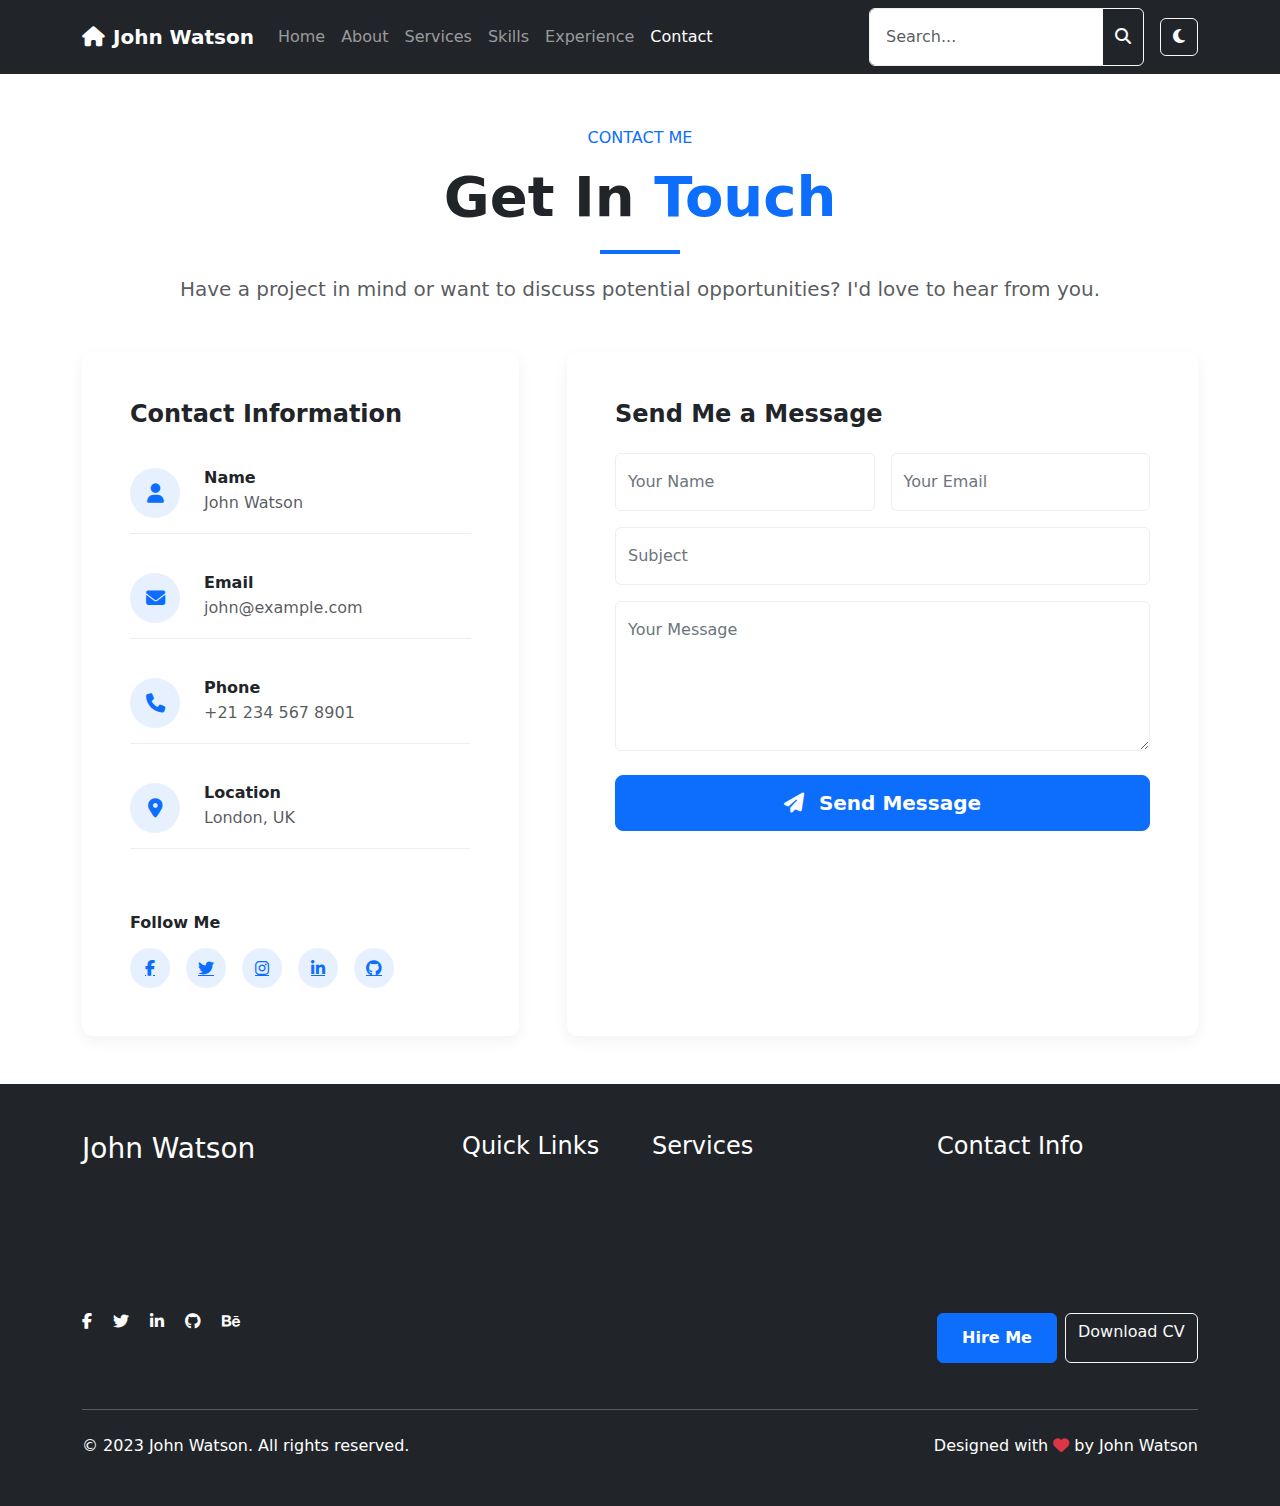
<file: contact.html>
<!DOCTYPE html>
<html lang="en">

<head>
    <meta charset="UTF-8">
    <meta name="viewport" content="width=device-width, initial-scale=1.0">
    <title>John Watson - Contact</title>
    <link href="https://cdn.jsdelivr.net/npm/bootstrap@5.3.0/dist/css/bootstrap.min.css" rel="stylesheet">
    <link rel="stylesheet" href="https://cdnjs.cloudflare.com/ajax/libs/font-awesome/6.4.0/css/all.min.css">
    <link rel="stylesheet" href="https://cdnjs.cloudflare.com/ajax/libs/animate.css/4.1.1/animate.min.css">
    <link rel="stylesheet" href="css/style.css">
    <link rel="stylesheet" href="css/contact.css">
</head>

<body>
    <!-- Load Navbar Component -->
    <div w3-include-html="components/navbar.html"></div>

    <main class="contact-section">
        <div class="container py-5">
            <!-- Page Header -->
            <div class="text-center mb-5 animate__animated animate__fadeInDown">
                <h6 class="text-primary mb-3">CONTACT ME</h6>
                <h1 class="display-4 fw-bold mb-3">Get In <span class="text-primary">Touch</span></h1>
                <div class="divider mx-auto"></div>
                <p class="lead text-muted w-lg-50 mx-auto mt-3">Have a project in mind or want to discuss potential
                    opportunities? I'd love to hear from you.</p>
            </div>

            <div class="row g-5 animate__animated animate__fadeInUp">
                <!-- Contact Info -->
                <div class="col-lg-5">
                    <div class="contact-info-card p-4 p-lg-5 h-100">
                        <h3 class="h4 fw-bold mb-4">Contact Information</h3>

                        <div class="info-item d-flex mb-4">
                            <div class="info-icon me-4">
                                <i class="fas fa-user"></i>
                            </div>
                            <div>
                                <h4 class="h6 fw-bold mb-1">Name</h4>
                                <p class="mb-0 text-muted">John Watson</p>
                            </div>
                        </div>

                        <div class="info-item d-flex mb-4">
                            <div class="info-icon me-4">
                                <i class="fas fa-envelope"></i>
                            </div>
                            <div>
                                <h4 class="h6 fw-bold mb-1">Email</h4>
                                <p class="mb-0 text-muted">john@example.com</p>
                            </div>
                        </div>

                        <div class="info-item d-flex mb-4">
                            <div class="info-icon me-4">
                                <i class="fas fa-phone"></i>
                            </div>
                            <div>
                                <h4 class="h6 fw-bold mb-1">Phone</h4>
                                <p class="mb-0 text-muted">+21 234 567 8901</p>
                            </div>
                        </div>

                        <div class="info-item d-flex">
                            <div class="info-icon me-4">
                                <i class="fas fa-map-marker-alt"></i>
                            </div>
                            <div>
                                <h4 class="h6 fw-bold mb-1">Location</h4>
                                <p class="mb-0 text-muted">London, UK</p>
                            </div>
                        </div>

                        <div class="social-links mt-5 pt-3">
                            <h5 class="h6 fw-bold mb-3">Follow Me</h5>
                            <div class="d-flex gap-3">
                                <a href="#" class="social-icon"><i class="fab fa-facebook-f"></i></a>
                                <a href="#" class="social-icon"><i class="fab fa-twitter"></i></a>
                                <a href="#" class="social-icon"><i class="fab fa-instagram"></i></a>
                                <a href="#" class="social-icon"><i class="fab fa-linkedin-in"></i></a>
                                <a href="#" class="social-icon"><i class="fab fa-github"></i></a>
                            </div>
                        </div>
                    </div>
                </div>

                <!-- Contact Form -->
                <div class="col-lg-7">
                    <div class="contact-form-card p-4 p-lg-5 h-100">
                        <h3 class="h4 fw-bold mb-4">Send Me a Message</h3>
                        <form class="contact-form">
                            <div class="row g-3">
                                <div class="col-md-6">
                                    <div class="form-floating mb-3">
                                        <input type="text" class="form-control" id="name" placeholder="Your Name"
                                            required>
                                        <label for="name">Your Name</label>
                                    </div>
                                </div>
                                <div class="col-md-6">
                                    <div class="form-floating mb-3">
                                        <input type="email" class="form-control" id="email" placeholder="Your Email"
                                            required>
                                        <label for="email">Your Email</label>
                                    </div>
                                </div>
                            </div>

                            <div class="form-floating mb-3">
                                <input type="text" class="form-control" id="subject" placeholder="Subject">
                                <label for="subject">Subject</label>
                            </div>

                            <div class="form-floating mb-4">
                                <textarea class="form-control" id="message" style="height: 150px"
                                    placeholder="Your Message" required></textarea>
                                <label for="message">Your Message</label>
                            </div>

                            <button type="submit" class="btn btn-primary btn-lg w-100">
                                <i class="fas fa-paper-plane me-2"></i> Send Message
                            </button>
                        </form>
                    </div>
                </div>
            </div>
        </div>
    </main>

    <!-- Load Footer Component -->
    <div w3-include-html="components/footer.html"></div>

    <script src="https://cdn.jsdelivr.net/npm/bootstrap@5.3.0/dist/js/bootstrap.bundle.min.js"></script>
    <script src="js/main.js"></script>
    <script src="js/theme-toggle.js"></script>
    <script>
        // Include components
        includeHTML();
    </script>
</body>

</html>
</file>
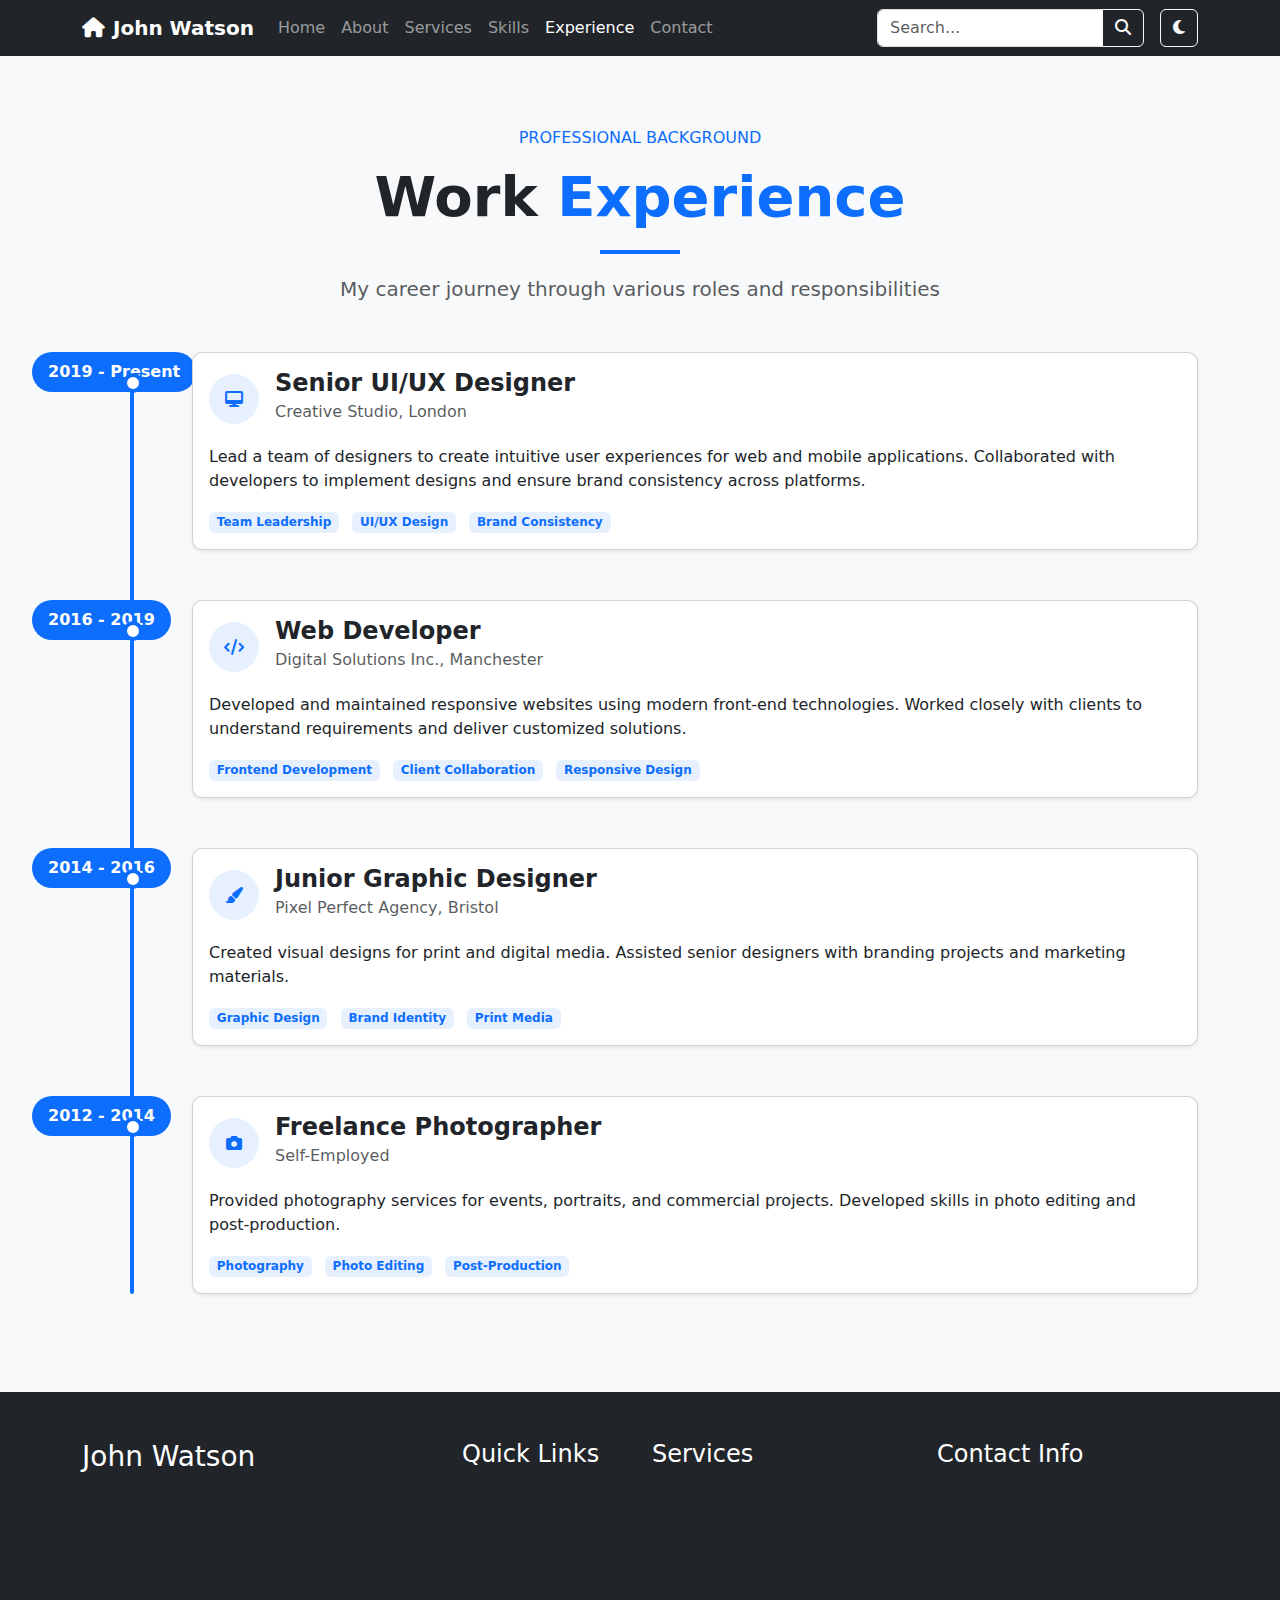
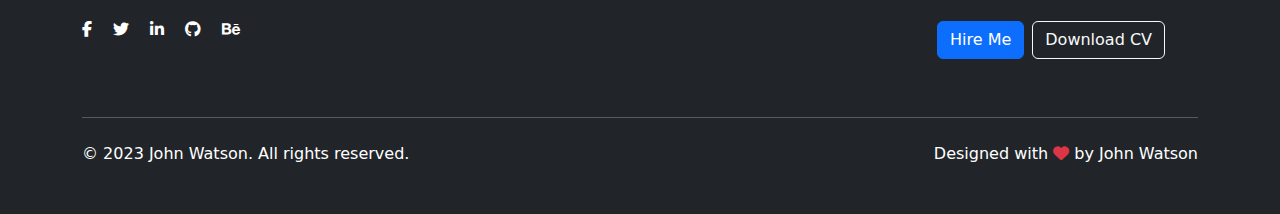
<file: experience.html>
<!DOCTYPE html>
<html lang="en">

<head>
    <meta charset="UTF-8">
    <meta name="viewport" content="width=device-width, initial-scale=1.0">
    <title>John Watson - Experience</title>
    <link href="https://cdn.jsdelivr.net/npm/bootstrap@5.3.0/dist/css/bootstrap.min.css" rel="stylesheet">
    <link rel="stylesheet" href="https://cdnjs.cloudflare.com/ajax/libs/font-awesome/6.4.0/css/all.min.css">
    <link rel="stylesheet" href="https://cdnjs.cloudflare.com/ajax/libs/animate.css/4.1.1/animate.min.css">
    <link rel="stylesheet" href="css/style.css">
    <link rel="stylesheet" href="css/experience.css">
</head>

<body>
    <!-- Load Navbar Component -->
    <div w3-include-html="components/navbar.html"></div>

    <main class="experience-section">
        <div class="container py-5">
            <!-- Page Header -->
            <div class="text-center mb-5 animate__animated animate__fadeInDown">
                <h6 class="text-primary mb-3">PROFESSIONAL BACKGROUND</h6>
                <h1 class="display-4 fw-bold mb-3">Work <span class="text-primary">Experience</span></h1>
                <div class="divider mx-auto"></div>
                <p class="lead text-muted w-lg-50 mx-auto mt-3">My career journey through various roles and
                    responsibilities</p>
            </div>

            <!-- Timeline Section -->
            <div class="timeline animate__animated animate__fadeInUp">
                <div class="timeline-item">
                    <div class="timeline-date bg-primary text-white rounded-pill px-3 py-2">
                        2019 - Present
                    </div>
                    <div class="timeline-content card shadow-sm">
                        <div class="card-body">
                            <div class="d-flex align-items-center mb-3">
                                <div class="icon-circle bg-primary-light me-3">
                                    <i class="fas fa-desktop text-primary"></i>
                                </div>
                                <div>
                                    <h3 class="h4 fw-bold mb-1">Senior UI/UX Designer</h3>
                                    <h4 class="h6 text-muted">Creative Studio, London</h4>
                                </div>
                            </div>
                            <p class="mb-0">Lead a team of designers to create intuitive user experiences for web and
                                mobile applications. Collaborated with developers to implement designs and ensure brand
                                consistency across platforms.</p>
                            <div class="mt-3">
                                <span class="badge bg-primary bg-opacity-10 text-primary me-2">Team Leadership</span>
                                <span class="badge bg-primary bg-opacity-10 text-primary me-2">UI/UX Design</span>
                                <span class="badge bg-primary bg-opacity-10 text-primary">Brand Consistency</span>
                            </div>
                        </div>
                    </div>
                </div>

                <div class="timeline-item">
                    <div class="timeline-date bg-primary text-white rounded-pill px-3 py-2">
                        2016 - 2019
                    </div>
                    <div class="timeline-content card shadow-sm">
                        <div class="card-body">
                            <div class="d-flex align-items-center mb-3">
                                <div class="icon-circle bg-primary-light me-3">
                                    <i class="fas fa-code text-primary"></i>
                                </div>
                                <div>
                                    <h3 class="h4 fw-bold mb-1">Web Developer</h3>
                                    <h4 class="h6 text-muted">Digital Solutions Inc., Manchester</h4>
                                </div>
                            </div>
                            <p class="mb-0">Developed and maintained responsive websites using modern front-end
                                technologies. Worked closely with clients to understand requirements and deliver
                                customized solutions.</p>
                            <div class="mt-3">
                                <span class="badge bg-primary bg-opacity-10 text-primary me-2">Frontend
                                    Development</span>
                                <span class="badge bg-primary bg-opacity-10 text-primary me-2">Client
                                    Collaboration</span>
                                <span class="badge bg-primary bg-opacity-10 text-primary">Responsive Design</span>
                            </div>
                        </div>
                    </div>
                </div>

                <div class="timeline-item">
                    <div class="timeline-date bg-primary text-white rounded-pill px-3 py-2">
                        2014 - 2016
                    </div>
                    <div class="timeline-content card shadow-sm">
                        <div class="card-body">
                            <div class="d-flex align-items-center mb-3">
                                <div class="icon-circle bg-primary-light me-3">
                                    <i class="fas fa-paint-brush text-primary"></i>
                                </div>
                                <div>
                                    <h3 class="h4 fw-bold mb-1">Junior Graphic Designer</h3>
                                    <h4 class="h6 text-muted">Pixel Perfect Agency, Bristol</h4>
                                </div>
                            </div>
                            <p class="mb-0">Created visual designs for print and digital media. Assisted senior
                                designers with branding projects and marketing materials.</p>
                            <div class="mt-3">
                                <span class="badge bg-primary bg-opacity-10 text-primary me-2">Graphic Design</span>
                                <span class="badge bg-primary bg-opacity-10 text-primary me-2">Brand Identity</span>
                                <span class="badge bg-primary bg-opacity-10 text-primary">Print Media</span>
                            </div>
                        </div>
                    </div>
                </div>

                <div class="timeline-item">
                    <div class="timeline-date bg-primary text-white rounded-pill px-3 py-2">
                        2012 - 2014
                    </div>
                    <div class="timeline-content card shadow-sm">
                        <div class="card-body">
                            <div class="d-flex align-items-center mb-3">
                                <div class="icon-circle bg-primary-light me-3">
                                    <i class="fas fa-camera text-primary"></i>
                                </div>
                                <div>
                                    <h3 class="h4 fw-bold mb-1">Freelance Photographer</h3>
                                    <h4 class="h6 text-muted">Self-Employed</h4>
                                </div>
                            </div>
                            <p class="mb-0">Provided photography services for events, portraits, and commercial
                                projects. Developed skills in photo editing and post-production.</p>
                            <div class="mt-3">
                                <span class="badge bg-primary bg-opacity-10 text-primary me-2">Photography</span>
                                <span class="badge bg-primary bg-opacity-10 text-primary me-2">Photo Editing</span>
                                <span class="badge bg-primary bg-opacity-10 text-primary">Post-Production</span>
                            </div>
                        </div>
                    </div>
                </div>
            </div>
        </div>
    </main>

    <!-- Load Footer Component -->
    <div w3-include-html="components/footer.html"></div>

    <script src="https://cdn.jsdelivr.net/npm/bootstrap@5.3.0/dist/js/bootstrap.bundle.min.js"></script>
    <script src="js/main.js"></script>
    <script src="js/theme-toggle.js"></script>
</body>

</html>
</file>
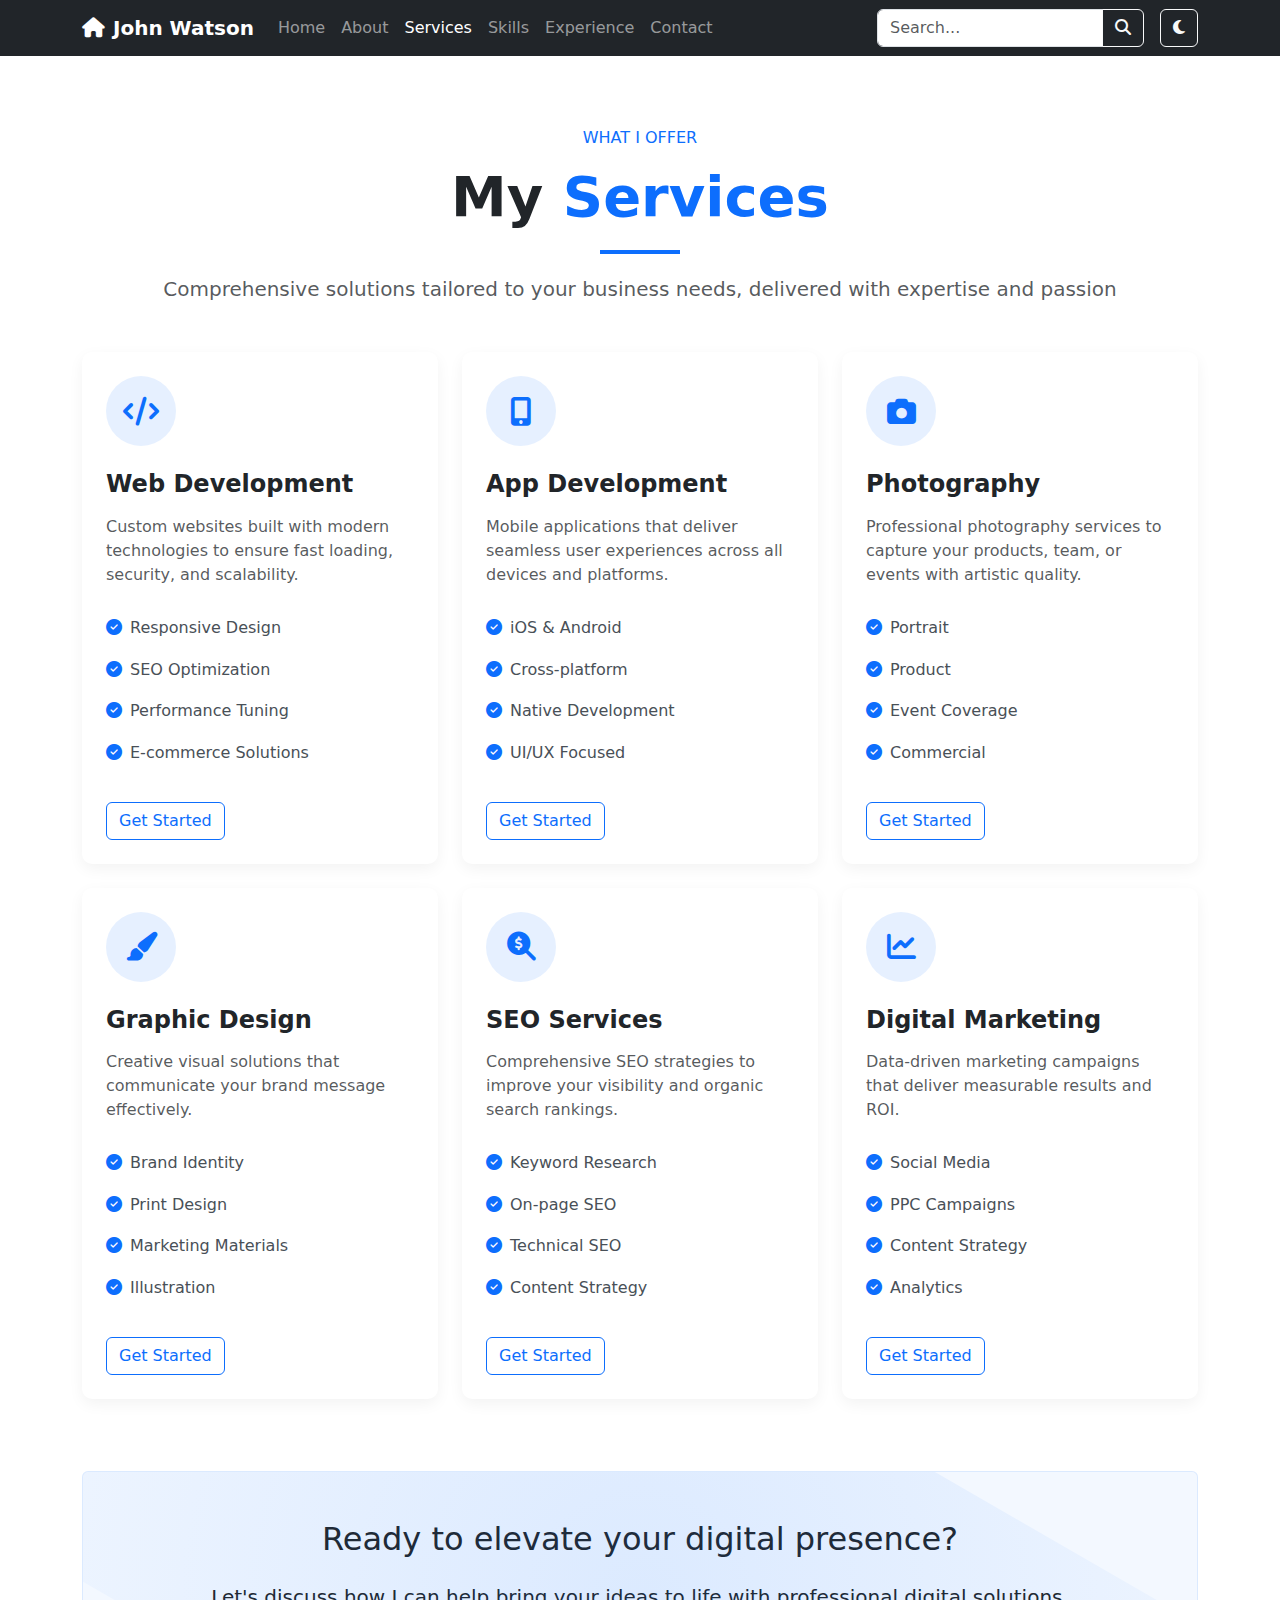
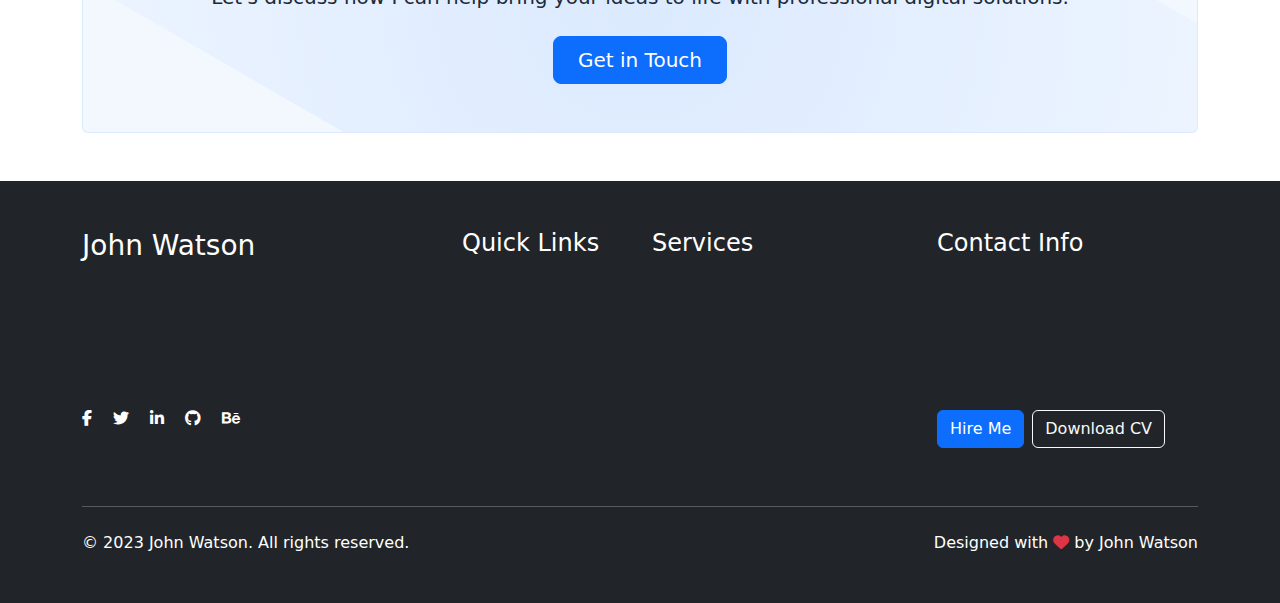
<file: services.html>
<!DOCTYPE html>
<html lang="en">

<head>
    <meta charset="UTF-8">
    <meta name="viewport" content="width=device-width, initial-scale=1.0">
    <title>John Watson - Services</title>
    <link href="https://cdn.jsdelivr.net/npm/bootstrap@5.3.0/dist/css/bootstrap.min.css" rel="stylesheet">
    <link rel="stylesheet" href="https://cdnjs.cloudflare.com/ajax/libs/font-awesome/6.4.0/css/all.min.css">
    <link rel="stylesheet" href="https://cdnjs.cloudflare.com/ajax/libs/animate.css/4.1.1/animate.min.css">
    <link rel="stylesheet" href="css/style.css">
    <link rel="stylesheet" href="css/services.css">
</head>

<body>
    <!-- Load Navbar Component -->
    <div w3-include-html="components/navbar.html"></div>

    <!-- Main Content -->
    <main class="services-section">
        <div class="container py-5">
            <!-- Page Header -->
            <div class="text-center mb-5 animate__animated animate__fadeInDown">
                <h6 class="text-primary mb-3">WHAT I OFFER</h6>
                <h1 class="display-4 fw-bold mb-3">My <span class="text-primary">Services</span></h1>
                <div class="divider mx-auto"></div>
                <p class="lead text-muted w-lg-50 mx-auto mt-3">Comprehensive solutions tailored to your business needs,
                    delivered with expertise and passion</p>
            </div>

            <!-- Services Cards -->
            <div class="row g-4 animate__animated animate__fadeInUp">
                <div class="col-md-6 col-lg-4">
                    <div class="service-card p-4 h-100">
                        <div class="service-icon-wrapper mb-4">
                            <i class="fas fa-code"></i>
                        </div>
                        <h3 class="h4 fw-bold mb-3">Web Development</h3>
                        <p class="text-muted mb-4">Custom websites built with modern technologies to ensure fast
                            loading, security, and scalability.</p>
                        <ul class="service-features list-unstyled">
                            <li class="mb-2"><i class="fas fa-check-circle text-primary me-2"></i>Responsive Design</li>
                            <li class="mb-2"><i class="fas fa-check-circle text-primary me-2"></i>SEO Optimization</li>
                            <li class="mb-2"><i class="fas fa-check-circle text-primary me-2"></i>Performance Tuning
                            </li>
                            <li class="mb-2"><i class="fas fa-check-circle text-primary me-2"></i>E-commerce Solutions
                            </li>
                        </ul>
                        <a href="#contact" class="btn btn-outline-primary mt-3">Get Started</a>
                    </div>
                </div>

                <div class="col-md-6 col-lg-4">
                    <div class="service-card p-4 h-100">
                        <div class="service-icon-wrapper mb-4">
                            <i class="fas fa-mobile-alt"></i>
                        </div>
                        <h3 class="h4 fw-bold mb-3">App Development</h3>
                        <p class="text-muted mb-4">Mobile applications that deliver seamless user experiences across all
                            devices and platforms.</p>
                        <ul class="service-features list-unstyled">
                            <li class="mb-2"><i class="fas fa-check-circle text-primary me-2"></i>iOS & Android</li>
                            <li class="mb-2"><i class="fas fa-check-circle text-primary me-2"></i>Cross-platform</li>
                            <li class="mb-2"><i class="fas fa-check-circle text-primary me-2"></i>Native Development
                            </li>
                            <li class="mb-2"><i class="fas fa-check-circle text-primary me-2"></i>UI/UX Focused</li>
                        </ul>
                        <a href="#contact" class="btn btn-outline-primary mt-3">Get Started</a>
                    </div>
                </div>

                <div class="col-md-6 col-lg-4">
                    <div class="service-card p-4 h-100">
                        <div class="service-icon-wrapper mb-4">
                            <i class="fas fa-camera"></i>
                        </div>
                        <h3 class="h4 fw-bold mb-3">Photography</h3>
                        <p class="text-muted mb-4">Professional photography services to capture your products, team, or
                            events with artistic quality.</p>
                        <ul class="service-features list-unstyled">
                            <li class="mb-2"><i class="fas fa-check-circle text-primary me-2"></i>Portrait</li>
                            <li class="mb-2"><i class="fas fa-check-circle text-primary me-2"></i>Product</li>
                            <li class="mb-2"><i class="fas fa-check-circle text-primary me-2"></i>Event Coverage</li>
                            <li class="mb-2"><i class="fas fa-check-circle text-primary me-2"></i>Commercial</li>
                        </ul>
                        <a href="#contact" class="btn btn-outline-primary mt-3">Get Started</a>
                    </div>
                </div>

                <div class="col-md-6 col-lg-4">
                    <div class="service-card p-4 h-100">
                        <div class="service-icon-wrapper mb-4">
                            <i class="fas fa-paint-brush"></i>
                        </div>
                        <h3 class="h4 fw-bold mb-3">Graphic Design</h3>
                        <p class="text-muted mb-4">Creative visual solutions that communicate your brand message
                            effectively.</p>
                        <ul class="service-features list-unstyled">
                            <li class="mb-2"><i class="fas fa-check-circle text-primary me-2"></i>Brand Identity</li>
                            <li class="mb-2"><i class="fas fa-check-circle text-primary me-2"></i>Print Design</li>
                            <li class="mb-2"><i class="fas fa-check-circle text-primary me-2"></i>Marketing Materials
                            </li>
                            <li class="mb-2"><i class="fas fa-check-circle text-primary me-2"></i>Illustration</li>
                        </ul>
                        <a href="#contact" class="btn btn-outline-primary mt-3">Get Started</a>
                    </div>
                </div>

                <div class="col-md-6 col-lg-4">
                    <div class="service-card p-4 h-100">
                        <div class="service-icon-wrapper mb-4">
                            <i class="fas fa-search-dollar"></i>
                        </div>
                        <h3 class="h4 fw-bold mb-3">SEO Services</h3>
                        <p class="text-muted mb-4">Comprehensive SEO strategies to improve your visibility and organic
                            search rankings.</p>
                        <ul class="service-features list-unstyled">
                            <li class="mb-2"><i class="fas fa-check-circle text-primary me-2"></i>Keyword Research</li>
                            <li class="mb-2"><i class="fas fa-check-circle text-primary me-2"></i>On-page SEO</li>
                            <li class="mb-2"><i class="fas fa-check-circle text-primary me-2"></i>Technical SEO</li>
                            <li class="mb-2"><i class="fas fa-check-circle text-primary me-2"></i>Content Strategy</li>
                        </ul>
                        <a href="#contact" class="btn btn-outline-primary mt-3">Get Started</a>
                    </div>
                </div>

                <div class="col-md-6 col-lg-4">
                    <div class="service-card p-4 h-100">
                        <div class="service-icon-wrapper mb-4">
                            <i class="fas fa-chart-line"></i>
                        </div>
                        <h3 class="h4 fw-bold mb-3">Digital Marketing</h3>
                        <p class="text-muted mb-4">Data-driven marketing campaigns that deliver measurable results and
                            ROI.</p>
                        <ul class="service-features list-unstyled">
                            <li class="mb-2"><i class="fas fa-check-circle text-primary me-2"></i>Social Media</li>
                            <li class="mb-2"><i class="fas fa-check-circle text-primary me-2"></i>PPC Campaigns</li>
                            <li class="mb-2"><i class="fas fa-check-circle text-primary me-2"></i>Content Strategy</li>
                            <li class="mb-2"><i class="fas fa-check-circle text-primary me-2"></i>Analytics</li>
                        </ul>
                        <a href="#contact" class="btn btn-outline-primary mt-3">Get Started</a>
                    </div>
                </div>
            </div>

            <!-- CTA Section -->
            <div class="row mt-5 pt-4 animate__animated animate__fadeIn">
                <div class="col-12">
                    <div class="cta-box text-center p-4 p-lg-5 rounded">
                        <h2 class="mb-4">Ready to elevate your digital presence?</h2>
                        <p class="lead mb-4 w-lg-50 mx-auto">Let's discuss how I can help bring your ideas to life with
                            professional digital solutions.</p>
                        <a href="contact.html" class="btn btn-primary btn-lg px-4">Get in Touch</a>
                    </div>
                </div>
            </div>
        </div>
    </main>

    <!-- Load Footer Component -->
    <div w3-include-html="components/footer.html"></div>

    <script src="https://cdn.jsdelivr.net/npm/bootstrap@5.3.0/dist/js/bootstrap.bundle.min.js"></script>
    <script src="js/main.js"></script>
    <script src="js/theme-toggle.js"></script>
    <script>
        // Include components
        includeHTML();
    </script>
</body>

</html>
</file>
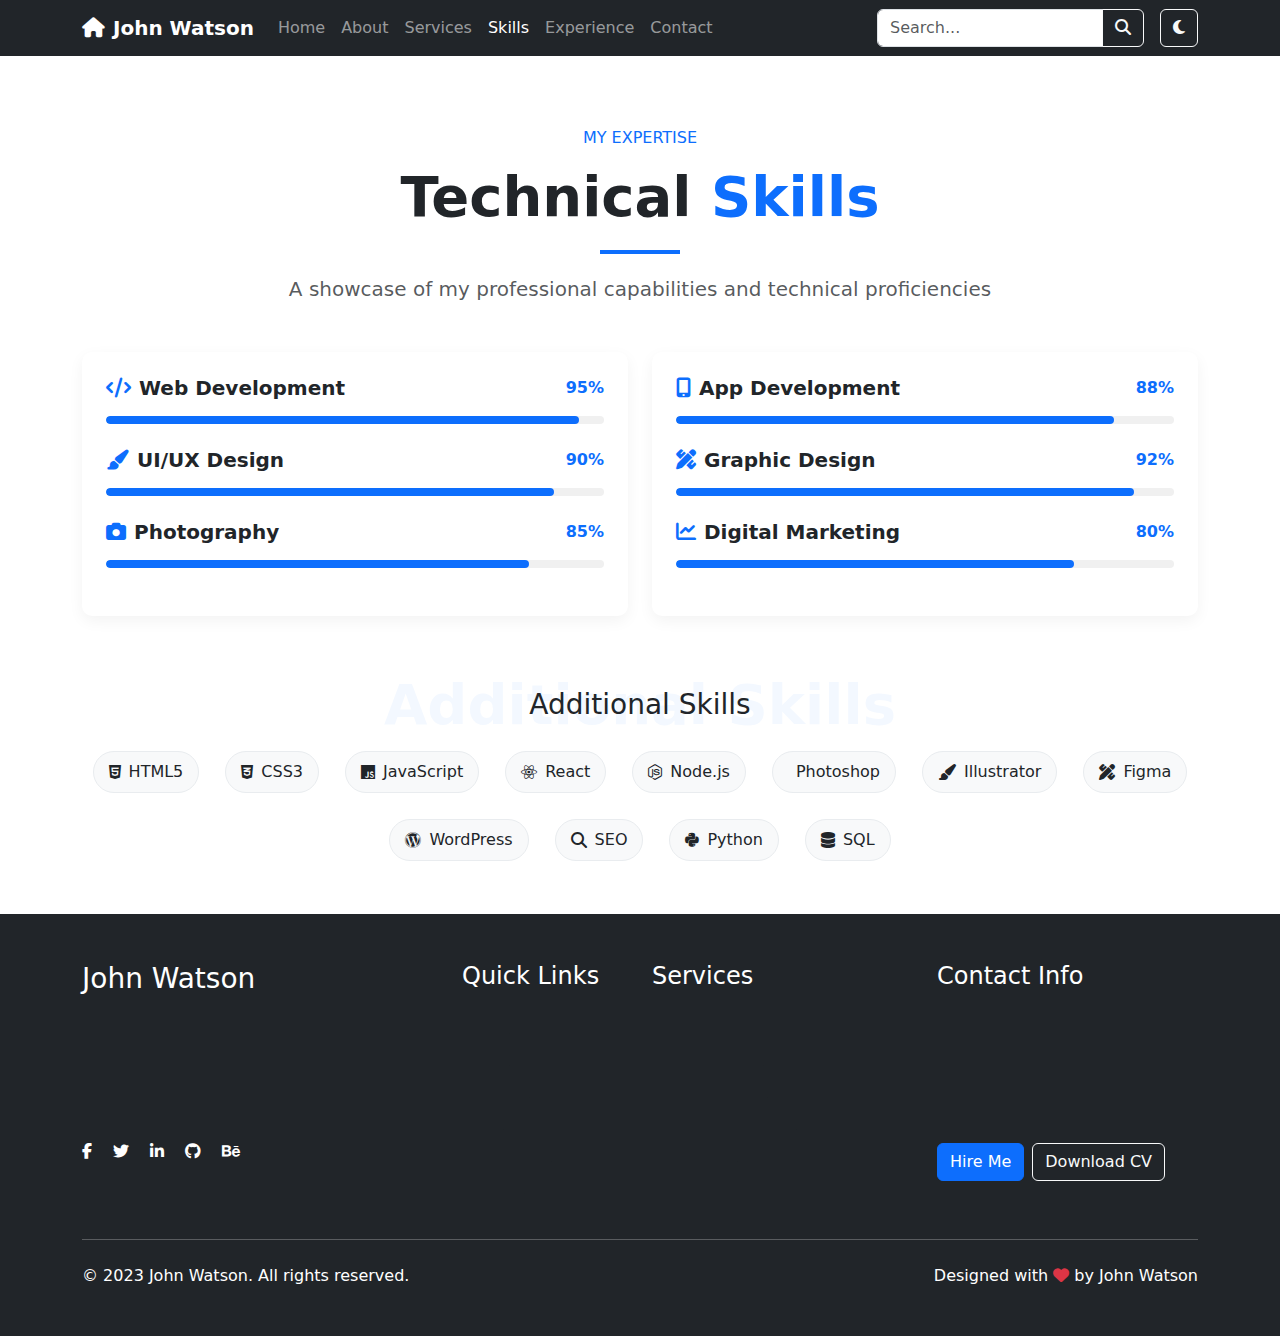
<file: skills.html>
<!DOCTYPE html>
<html lang="en">

<head>
    <meta charset="UTF-8">
    <meta name="viewport" content="width=device-width, initial-scale=1.0">
    <title>John Watson - Skills</title>
    <link href="https://cdn.jsdelivr.net/npm/bootstrap@5.3.0/dist/css/bootstrap.min.css" rel="stylesheet">
    <link rel="stylesheet" href="https://cdnjs.cloudflare.com/ajax/libs/font-awesome/6.4.0/css/all.min.css">
    <link rel="stylesheet" href="https://cdnjs.cloudflare.com/ajax/libs/animate.css/4.1.1/animate.min.css">
    <link rel="stylesheet" href="css/style.css">
    <link rel="stylesheet" href="css/skills.css">
</head>

<body>
    <!-- Load Navbar Component -->
    <div w3-include-html="components/navbar.html"></div>

    <!-- Main Content with Proper Spacing -->
    <main class="skills-section">
        <div class="container py-5">
            <!-- Page Header -->
            <div class="text-center mb-5 animate__animated animate__fadeInDown">
                <h6 class="text-primary mb-3">MY EXPERTISE</h6>
                <h1 class="display-4 fw-bold mb-3">Technical <span class="text-primary">Skills</span></h1>
                <div class="divider mx-auto"></div>
                <p class="lead text-muted w-lg-50 mx-auto mt-3">A showcase of my professional capabilities and technical
                    proficiencies</p>
            </div>

            <!-- Skills Progress Section -->
            <div class="row g-4 animate__animated animate__fadeInUp">
                <div class="col-md-6">
                    <div class="skill-card p-4 h-100">
                        <div class="skill-item mb-4">
                            <div class="d-flex justify-content-between mb-2">
                                <h3 class="h5 fw-bold"><i class="fas fa-code text-primary me-2"></i>Web Development</h3>
                                <span class="text-primary fw-bold">95%</span>
                            </div>
                            <div class="progress" style="height: 8px;">
                                <div class="progress-bar bg-primary" role="progressbar" style="width: 95%"></div>
                            </div>
                        </div>

                        <div class="skill-item mb-4">
                            <div class="d-flex justify-content-between mb-2">
                                <h3 class="h5 fw-bold"><i class="fas fa-paint-brush text-primary me-2"></i>UI/UX Design
                                </h3>
                                <span class="text-primary fw-bold">90%</span>
                            </div>
                            <div class="progress" style="height: 8px;">
                                <div class="progress-bar bg-primary" role="progressbar" style="width: 90%"></div>
                            </div>
                        </div>

                        <div class="skill-item mb-4">
                            <div class="d-flex justify-content-between mb-2">
                                <h3 class="h5 fw-bold"><i class="fas fa-camera text-primary me-2"></i>Photography</h3>
                                <span class="text-primary fw-bold">85%</span>
                            </div>
                            <div class="progress" style="height: 8px;">
                                <div class="progress-bar bg-primary" role="progressbar" style="width: 85%"></div>
                            </div>
                        </div>
                    </div>
                </div>

                <div class="col-md-6">
                    <div class="skill-card p-4 h-100">
                        <div class="skill-item mb-4">
                            <div class="d-flex justify-content-between mb-2">
                                <h3 class="h5 fw-bold"><i class="fas fa-mobile-alt text-primary me-2"></i>App
                                    Development</h3>
                                <span class="text-primary fw-bold">88%</span>
                            </div>
                            <div class="progress" style="height: 8px;">
                                <div class="progress-bar bg-primary" role="progressbar" style="width: 88%"></div>
                            </div>
                        </div>

                        <div class="skill-item mb-4">
                            <div class="d-flex justify-content-between mb-2">
                                <h3 class="h5 fw-bold"><i class="fas fa-pencil-ruler text-primary me-2"></i>Graphic
                                    Design</h3>
                                <span class="text-primary fw-bold">92%</span>
                            </div>
                            <div class="progress" style="height: 8px;">
                                <div class="progress-bar bg-primary" role="progressbar" style="width: 92%"></div>
                            </div>
                        </div>

                        <div class="skill-item mb-4">
                            <div class="d-flex justify-content-between mb-2">
                                <h3 class="h5 fw-bold"><i class="fas fa-chart-line text-primary me-2"></i>Digital
                                    Marketing</h3>
                                <span class="text-primary fw-bold">80%</span>
                            </div>
                            <div class="progress" style="height: 8px;">
                                <div class="progress-bar bg-primary" role="progressbar" style="width: 80%"></div>
                            </div>
                        </div>
                    </div>
                </div>
            </div>

            <!-- Other Skills Section -->
            <div class="other-skills mt-5 pt-4 animate__animated animate__fadeIn">
                <h3 class="text-center mb-4 position-relative">
                    <span class="section-title-bg">Additional Skills</span>
                    <span class="position-relative">Additional Skills</span>
                </h3>
                <div class="d-flex flex-wrap justify-content-center gap-3">
                    <span class="skill-badge"><i class="fab fa-html5 me-2"></i>HTML5</span>
                    <span class="skill-badge"><i class="fab fa-css3-alt me-2"></i>CSS3</span>
                    <span class="skill-badge"><i class="fab fa-js me-2"></i>JavaScript</span>
                    <span class="skill-badge"><i class="fab fa-react me-2"></i>React</span>
                    <span class="skill-badge"><i class="fab fa-node-js me-2"></i>Node.js</span>
                    <span class="skill-badge"><i class="fab fa-adobe me-2"></i>Photoshop</span>
                    <span class="skill-badge"><i class="fas fa-paint-brush me-2"></i>Illustrator</span>
                    <span class="skill-badge"><i class="fas fa-pencil-ruler me-2"></i>Figma</span>
                    <span class="skill-badge"><i class="fab fa-wordpress me-2"></i>WordPress</span>
                    <span class="skill-badge"><i class="fas fa-search me-2"></i>SEO</span>
                    <span class="skill-badge"><i class="fab fa-python me-2"></i>Python</span>
                    <span class="skill-badge"><i class="fas fa-database me-2"></i>SQL</span>
                </div>
            </div>
        </div>
    </main>

    <!-- Load Footer Component -->
    <div w3-include-html="components/footer.html"></div>

    <script src="https://cdn.jsdelivr.net/npm/bootstrap@5.3.0/dist/js/bootstrap.bundle.min.js"></script>
    <script src="js/main.js"></script>
    <script src="js/theme-toggle.js"></script>
    <script>
        // Include components
        includeHTML();
    </script>
</body>

</html>
</file>
<file: css/style.css>
/* Dark Theme Styles */
.dark-theme {
    background-color: #121212;
    color: #e0e0e0;
}

.dark-theme .hero-section,
.dark-theme .service-card,
.dark-theme .timeline-content,
.dark-theme .contact-info .info-item,
.dark-theme .contact-form {
    background-color: #1e1e1e;
    color: #e0e0e0;
}

.dark-theme .navbar,
.dark-theme footer {
    background-color: #0d0d0d !important;
}

.dark-theme .form-control {
    background-color: #2d2d2d;
    color: #e0e0e0;
    border-color: #444;
}

.dark-theme .form-control:focus {
    background-color: #2d2d2d;
    color: #e0e0e0;
    border-color: #0d6efd;
}

.dark-theme .section-title,
.dark-theme .section-subtitle,
.dark-theme h1,
.dark-theme h2,
.dark-theme h3,
.dark-theme h4,
.dark-theme h5,
.dark-theme h6 {
    color: #ffffff;
}

.dark-theme .progress {
    background-color: #2d2d2d;
}
</file>
<file: css/contact.css>
/* Contact Page Specific Styles */
.contact-section {
    padding-top: 80px;
    /* Space below fixed navbar */
}

/* Page Header */
.contact-section .divider {
    width: 80px;
    height: 4px;
    background: #0d6efd;
    margin: 20px auto;
}

/* Contact Cards */
.contact-info-card,
.contact-form-card {
    background: white;
    border-radius: 10px;
    box-shadow: 0 5px 15px rgba(0, 0, 0, 0.05);
    transition: all 0.3s ease;
    border: none;
    position: relative;
    overflow: hidden;
}

.contact-info-card:hover,
.contact-form-card:hover {
    transform: translateY(-5px);
    box-shadow: 0 10px 25px rgba(0, 0, 0, 0.1);
}

.contact-info-card::before,
.contact-form-card::before {
    content: '';
    position: absolute;
    top: 0;
    left: 0;
    width: 100%;
    height: 5px;
    background: #0d6efd;
    transform: scaleX(0);
    transform-origin: left;
    transition: transform 0.3s ease;
}

.contact-info-card:hover::before,
.contact-form-card:hover::before {
    transform: scaleX(1);
}

/* Info Items */
.info-item {
    padding: 15px 0;
    border-bottom: 1px solid #eee;
}

.info-icon {
    width: 50px;
    height: 50px;
    border-radius: 50%;
    display: flex;
    align-items: center;
    justify-content: center;
    background: rgba(13, 110, 253, 0.1);
    color: #0d6efd;
    font-size: 1.2rem;
    transition: all 0.3s ease;
}

.info-item:hover .info-icon {
    background: #0d6efd;
    color: white;
    transform: rotate(15deg);
}

/* Social Icons */
.social-icon {
    width: 40px;
    height: 40px;
    border-radius: 50%;
    display: flex;
    align-items: center;
    justify-content: center;
    background: rgba(13, 110, 253, 0.1);
    color: #0d6efd;
    transition: all 0.3s ease;
}

.social-icon:hover {
    background: #0d6efd;
    color: white;
    transform: translateY(-3px);
}

/* Form Styles */
.form-control {
    border: 1px solid #eee;
    padding: 1rem;
    transition: all 0.3s ease;
}

.form-control:focus {
    border-color: #0d6efd;
    box-shadow: 0 0 0 0.25rem rgba(13, 110, 253, 0.25);
}

.form-floating label {
    color: #6c757d;
}

.btn-primary {
    padding: 0.75rem 1.5rem;
    font-weight: 600;
    transition: all 0.3s ease;
}

.btn-primary:hover {
    transform: translateY(-3px);
    box-shadow: 0 5px 15px rgba(13, 110, 253, 0.3);
}

/* Dark Theme Adjustments */
.dark-theme .contact-info-card,
.dark-theme .contact-form-card {
    background-color: #1e1e1e;
    box-shadow: 0 5px 15px rgba(0, 0, 0, 0.2);
}

.dark-theme .contact-info-card:hover,
.dark-theme .contact-form-card:hover {
    box-shadow: 0 10px 25px rgba(0, 0, 0, 0.3);
}

.dark-theme .info-item {
    border-bottom-color: #3d3d3d;
}

.dark-theme .form-control {
    background-color: #2d2d2d;
    border-color: #3d3d3d;
    color: #f8f9fa;
}

.dark-theme .form-floating label {
    color: #adb5bd;
}

.dark-theme .social-icon {
    background: rgba(13, 110, 253, 0.2);
}

/* Responsive Adjustments */
@media (max-width: 768px) {
    .contact-section {
        padding-top: 70px;
    }

    .contact-info-card,
    .contact-form-card {
        margin-bottom: 30px;
    }

    .info-item {
        padding: 12px 0;
    }

    .info-icon {
        width: 40px;
        height: 40px;
        font-size: 1rem;
    }
}

/* Animation */
@keyframes fadeInUp {
    from {
        opacity: 0;
        transform: translateY(20px);
    }

    to {
        opacity: 1;
        transform: translateY(0);
    }
}

.animate-fadeInUp {
    animation: fadeInUp 0.6s ease forwards;
}
</file>
<file: css/experience.css>
/* Experience Page Specific Styles */
.experience-section {
    padding-top: 80px;
    /* Space below fixed navbar */
    background-color: #f8f9fa;
}

/* Page Header */
.experience-section .divider {
    width: 80px;
    height: 4px;
    background: #0d6efd;
    margin: 20px auto;
}

/* Timeline Styling */
.timeline {
    position: relative;
    max-width: 1200px;
    margin: 0 auto;
    padding-left: 50px;
}

.timeline::before {
    content: '';
    position: absolute;
    width: 4px;
    background-color: #0d6efd;
    top: 0;
    bottom: 0;
    left: 50px;
    margin-left: -2px;
    border-radius: 10px;
}

.timeline-item {
    position: relative;
    margin-bottom: 50px;
}

.timeline-date {
    position: absolute;
    width: auto;
    left: -100px;
    text-align: center;
    font-weight: 600;
}

.timeline-content {
    position: relative;
    margin-left: 60px;
    border-radius: 10px;
    transition: all 0.3s ease;
}

.timeline-content:hover {
    transform: translateY(-5px);
    box-shadow: 0 10px 25px rgba(0, 0, 0, 0.1);
}

.timeline-content::before {
    content: '';
    position: absolute;
    width: 20px;
    height: 20px;
    background-color: white;
    border: 4px solid #0d6efd;
    border-radius: 50%;
    left: -70px;
    top: 20px;
    z-index: 1;
}

.icon-circle {
    width: 50px;
    height: 50px;
    border-radius: 50%;
    display: flex;
    align-items: center;
    justify-content: center;
    flex-shrink: 0;
}

.bg-primary-light {
    background-color: rgba(13, 110, 253, 0.1);
}

/* Dark Theme Adjustments */
.dark-theme .experience-section {
    background-color: #121212;
}

.dark-theme .timeline-content {
    background-color: #1e1e1e;
    color: #e0e0e0;
}

.dark-theme .timeline-content::before {
    background-color: #1e1e1e;
    border-color: #0d6efd;
}

/* Responsive Adjustments */
@media (max-width: 768px) {
    .timeline {
        padding-left: 0;
    }

    .timeline::before {
        left: 31px;
    }

    .timeline-date {
        position: relative;
        left: auto;
        margin-bottom: 15px;
        display: inline-block;
    }

    .timeline-content {
        margin-left: 0;
        padding-left: 60px;
    }

    .timeline-content::before {
        left: 10px;
    }

    .experience-section {
        padding-top: 70px;
    }
}
</file>
<file: css/services.css>
/* Services Page Specific Styles */
.services-section {
    padding-top: 80px;
    /* Space below fixed navbar */
}

/* Page Header */
.services-section .divider {
    width: 80px;
    height: 4px;
    background: #0d6efd;
    margin: 20px auto;
}

/* Service Cards */
.service-card {
    background: white;
    border-radius: 10px;
    box-shadow: 0 5px 15px rgba(0, 0, 0, 0.05);
    transition: all 0.3s ease;
    border: none;
    position: relative;
    overflow: hidden;
}

.service-card:hover {
    transform: translateY(-10px);
    box-shadow: 0 15px 30px rgba(0, 0, 0, 0.1);
}

.service-card::before {
    content: '';
    position: absolute;
    top: 0;
    left: 0;
    width: 100%;
    height: 5px;
    background: #0d6efd;
    transform: scaleX(0);
    transform-origin: left;
    transition: transform 0.3s ease;
}

.service-card:hover::before {
    transform: scaleX(1);
}

.service-icon-wrapper {
    width: 70px;
    height: 70px;
    border-radius: 50%;
    display: flex;
    align-items: center;
    justify-content: center;
    background: rgba(13, 110, 253, 0.1);
    color: #0d6efd;
    font-size: 1.8rem;
    margin-bottom: 1.5rem;
    transition: all 0.3s ease;
}

.service-card:hover .service-icon-wrapper {
    background: #0d6efd;
    color: white;
    transform: rotate(15deg);
}

.service-features li {
    padding: 0.3rem 0;
    color: #495057;
    transition: all 0.3s ease;
}

.service-features li:hover {
    color: #0d6efd;
    transform: translateX(5px);
}

/* CTA Section */
.cta-box {
    background: rgba(13, 110, 253, 0.05);
    border: 1px solid rgba(13, 110, 253, 0.1);
    position: relative;
    overflow: hidden;
}

.cta-box::before {
    content: '';
    position: absolute;
    top: -50%;
    left: -50%;
    width: 200%;
    height: 200%;
    background: radial-gradient(circle, rgba(13, 110, 253, 0.1) 0%, rgba(255, 255, 255, 0) 70%);
    transform: rotate(30deg);
    z-index: 0;
}

.cta-box .btn {
    position: relative;
    z-index: 1;
}

/* Dark Theme Adjustments */
.dark-theme .service-card {
    background-color: #1e1e1e;
    box-shadow: 0 5px 15px rgba(0, 0, 0, 0.2);
}

.dark-theme .service-features li {
    color: #adb5bd;
}

.dark-theme .service-card:hover {
    box-shadow: 0 15px 30px rgba(0, 0, 0, 0.3);
}

.dark-theme .cta-box {
    background-color: rgba(13, 110, 253, 0.1);
    border-color: rgba(13, 110, 253, 0.2);
}

/* Responsive Adjustments */
@media (max-width: 768px) {
    .services-section {
        padding-top: 70px;
    }

    .service-card {
        margin-bottom: 20px;
    }

    .cta-box {
        padding: 2rem !important;
    }

    .cta-box p {
        width: 100% !important;
    }
}

/* Animation */
@keyframes fadeInUp {
    from {
        opacity: 0;
        transform: translateY(20px);
    }

    to {
        opacity: 1;
        transform: translateY(0);
    }
}

.animate-fadeInUp {
    animation: fadeInUp 0.6s ease forwards;
}
</file>
<file: css/skills.css>
/* Skills Page Specific Styles */
.skills-section {
    padding-top: 80px;
    /* Space below fixed navbar */
}

/* Page Header */
.skills-section .divider {
    width: 80px;
    height: 4px;
    background: #0d6efd;
    margin: 20px auto;
}

/* Skill Cards */
.skill-card {
    background: white;
    border-radius: 10px;
    box-shadow: 0 5px 15px rgba(0, 0, 0, 0.05);
    transition: all 0.3s ease;
}

.skill-card:hover {
    transform: translateY(-5px);
    box-shadow: 0 10px 25px rgba(0, 0, 0, 0.1);
}

.progress {
    background-color: #f0f0f0;
    border-radius: 10px;
}

.progress-bar {
    border-radius: 10px;
    background-color: #0d6efd;
    transition: width 1s ease-in-out;
}

/* Other Skills Section */
.section-title-bg {
    position: absolute;
    top: 50%;
    left: 50%;
    transform: translate(-50%, -50%);
    font-size: 3.5rem;
    font-weight: 800;
    color: rgba(13, 110, 253, 0.05);
    white-space: nowrap;
    z-index: 0;
}

.other-skills h3 {
    position: relative;
    z-index: 1;
}

.skill-badge {
    display: inline-flex;
    align-items: center;
    background-color: #f8f9fa;
    padding: 8px 15px;
    border-radius: 50px;
    font-weight: 500;
    margin: 5px;
    transition: all 0.3s ease;
    border: 1px solid #e9ecef;
}

.skill-badge:hover {
    background-color: #0d6efd;
    color: white;
    transform: translateY(-2px);
    box-shadow: 0 5px 15px rgba(13, 110, 253, 0.2);
}

/* Dark Theme Adjustments */
.dark-theme .skill-card {
    background-color: #1e1e1e;
    box-shadow: 0 5px 15px rgba(0, 0, 0, 0.2);
}

.dark-theme .skill-card:hover {
    box-shadow: 0 10px 25px rgba(0, 0, 0, 0.3);
}

.dark-theme .progress {
    background-color: #2d2d2d;
}

.dark-theme .skill-badge {
    background-color: #2d2d2d;
    border-color: #3d3d3d;
}

.dark-theme .skill-badge:hover {
    background-color: #0d6efd;
}

/* Responsive Adjustments */
@media (max-width: 768px) {
    .skills-section {
        padding-top: 70px;
    }

    .other-skills h3 {
        font-size: 1.8rem;
    }

    .section-title-bg {
        font-size: 2.5rem;
    }
}
</file>
